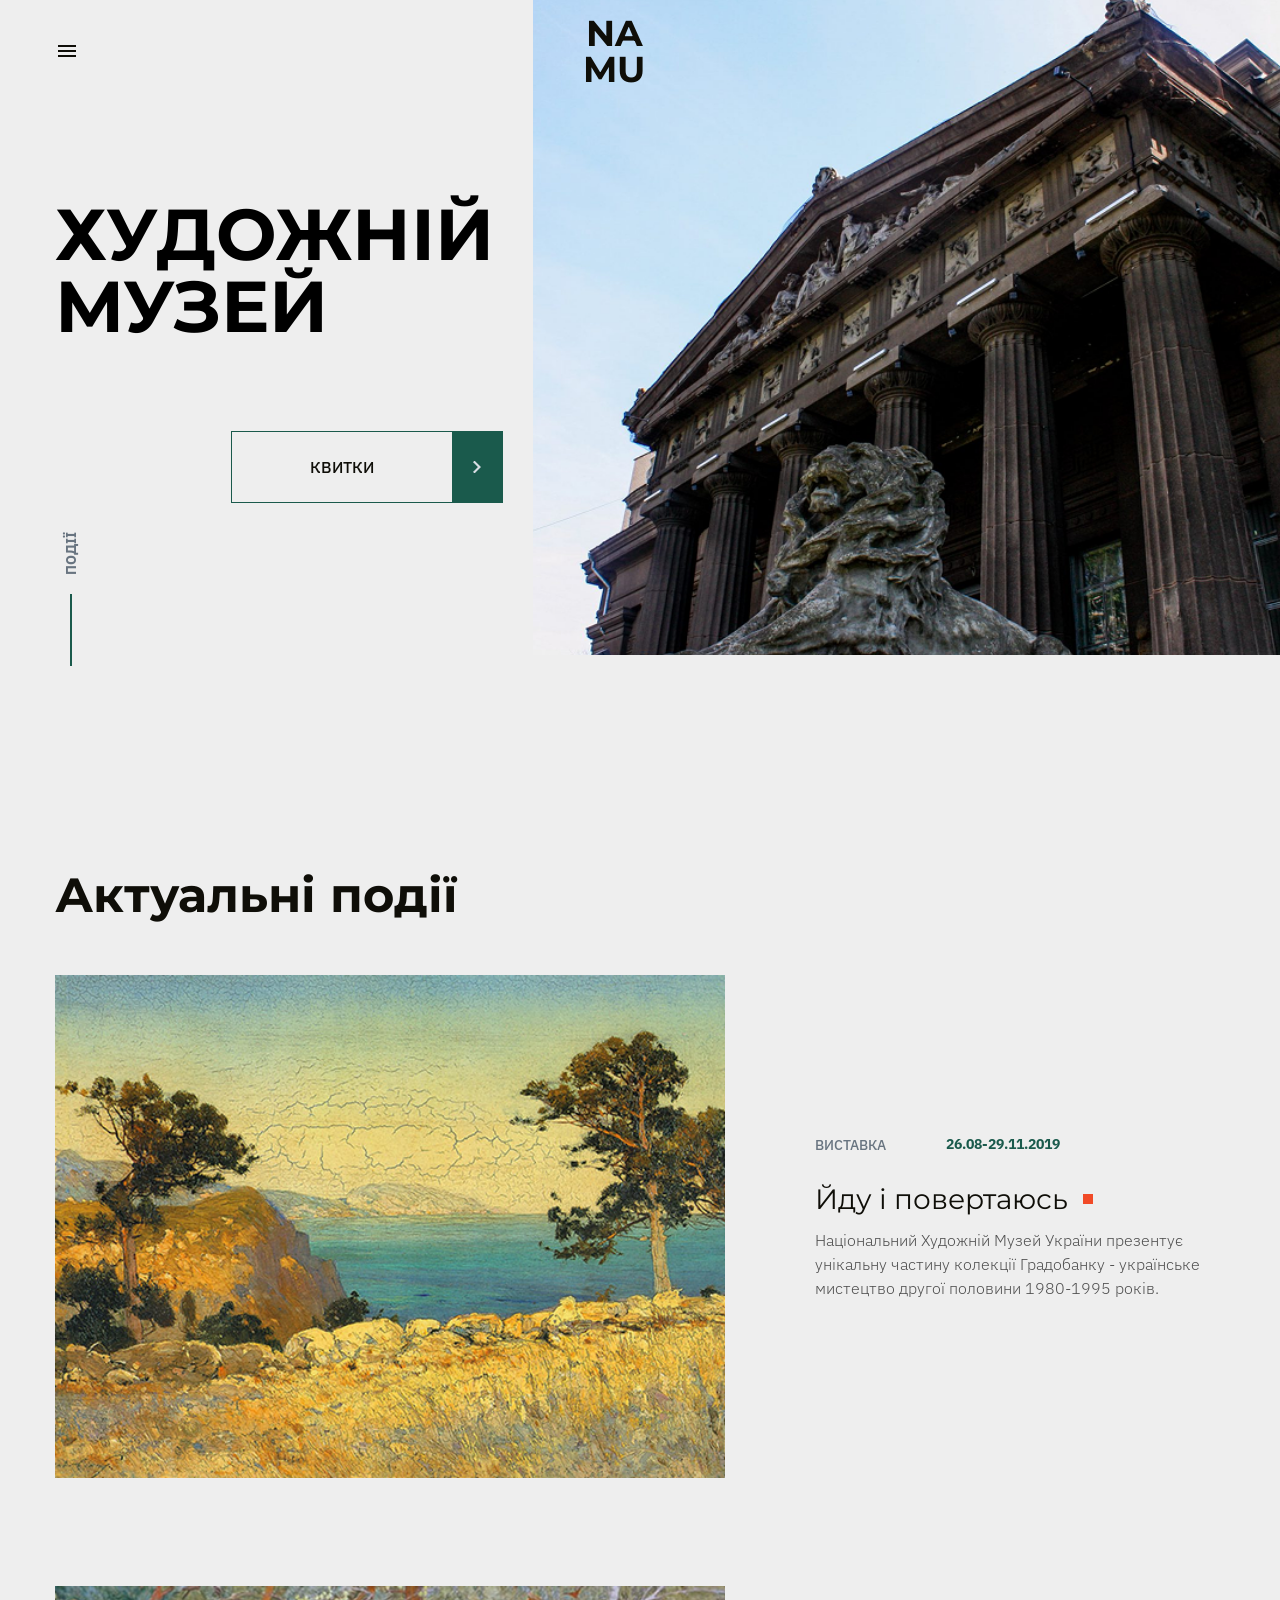
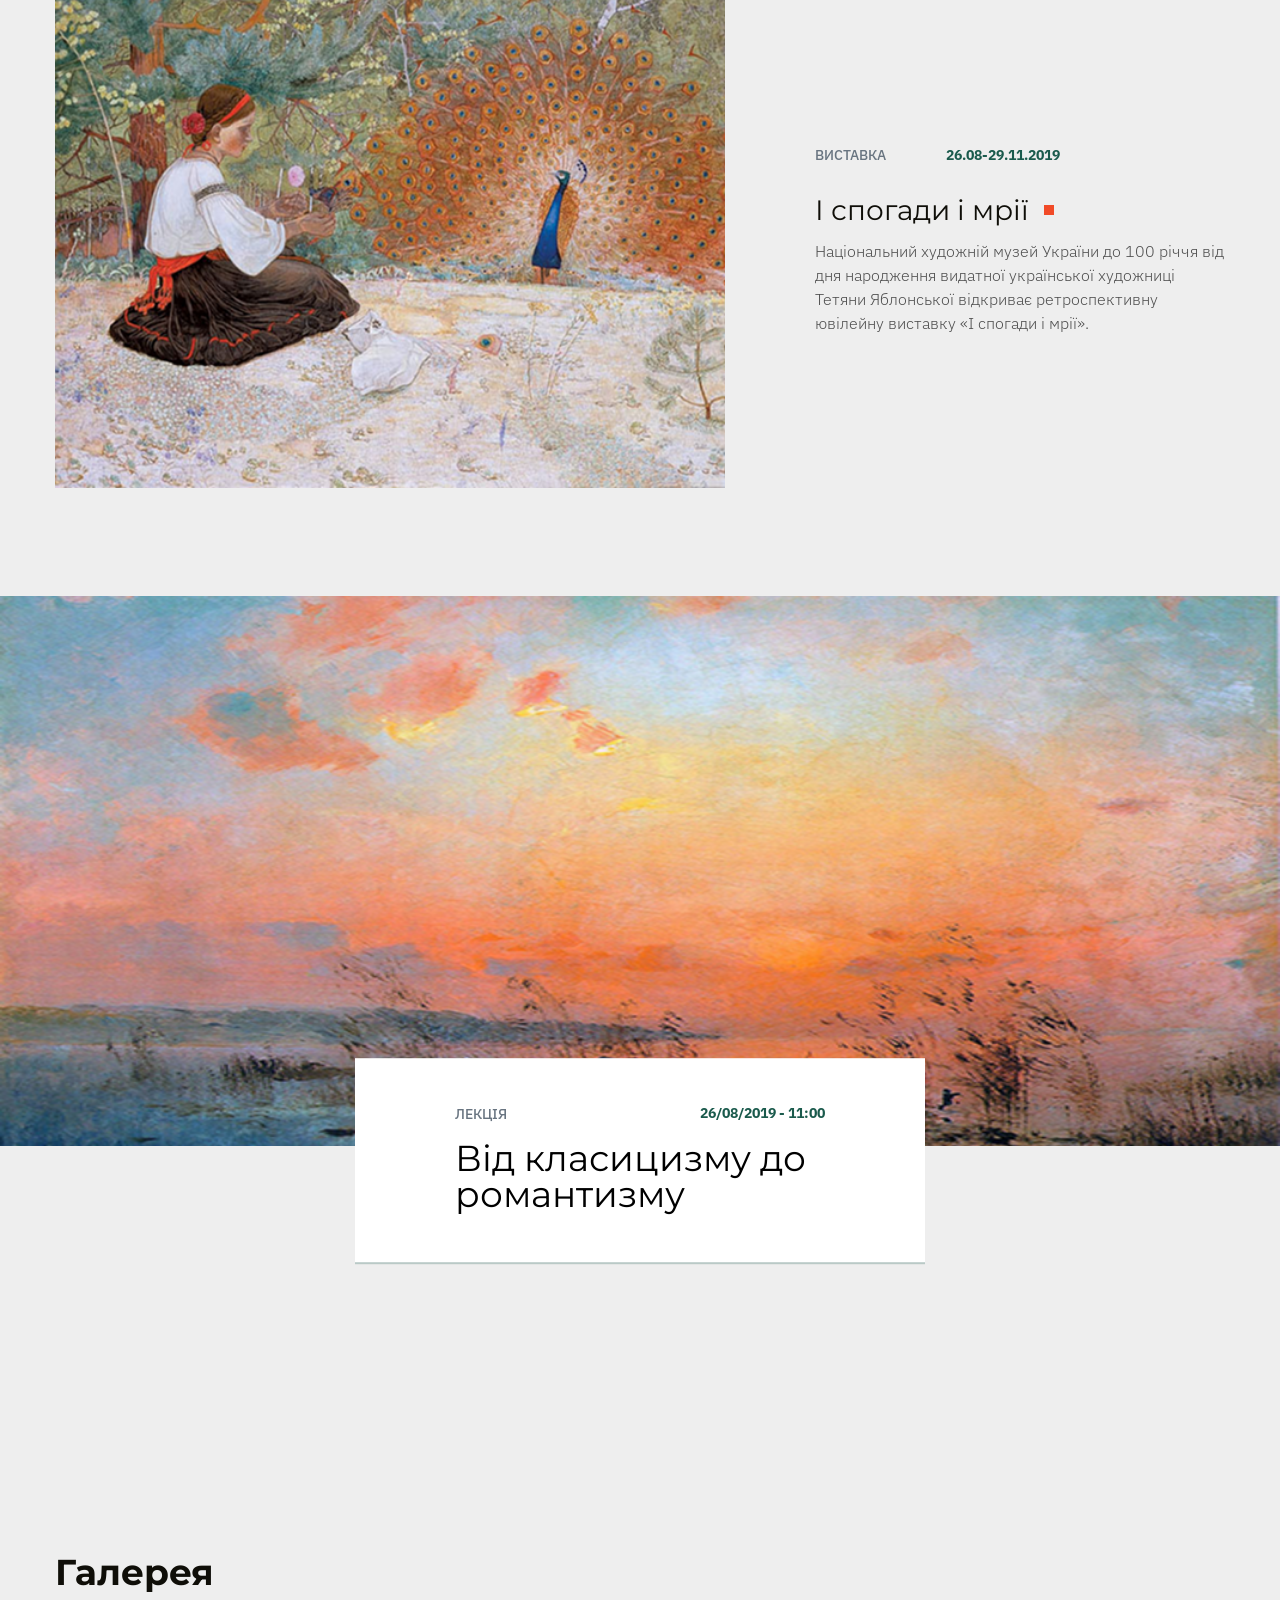
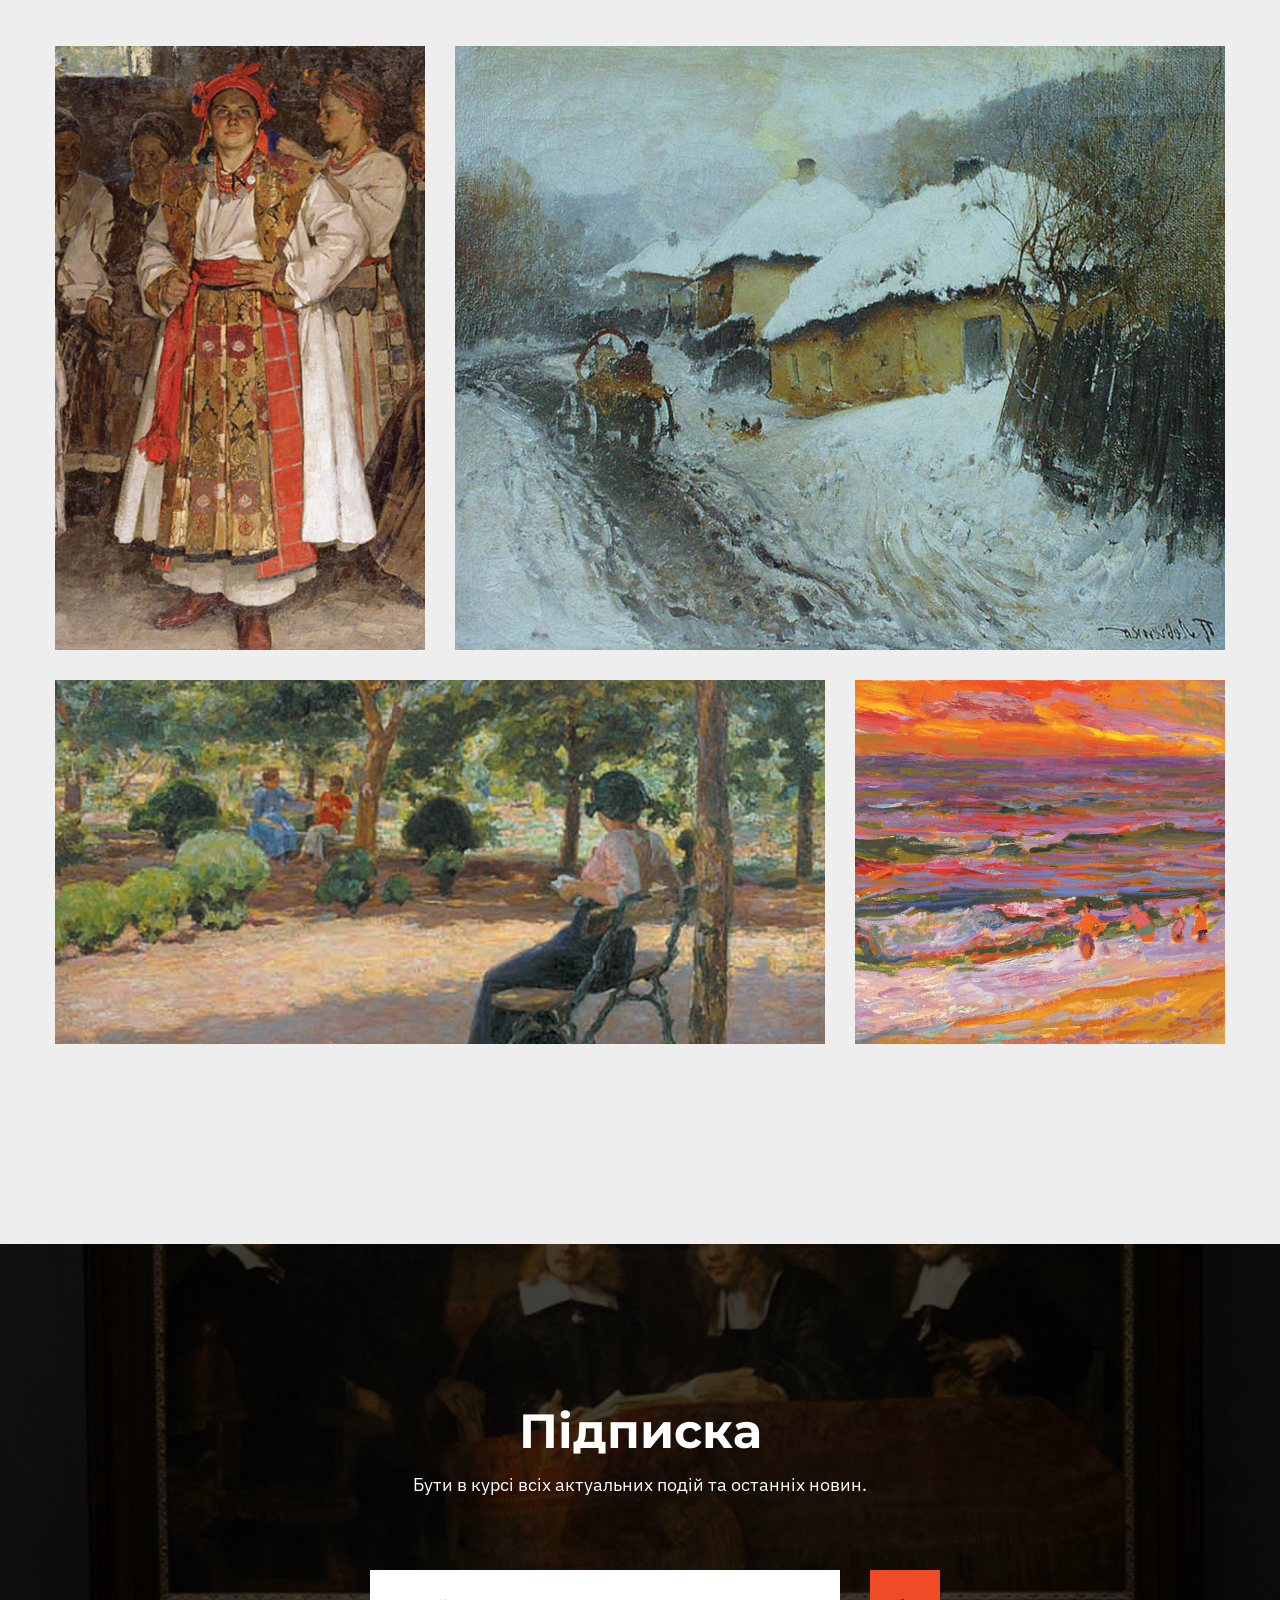
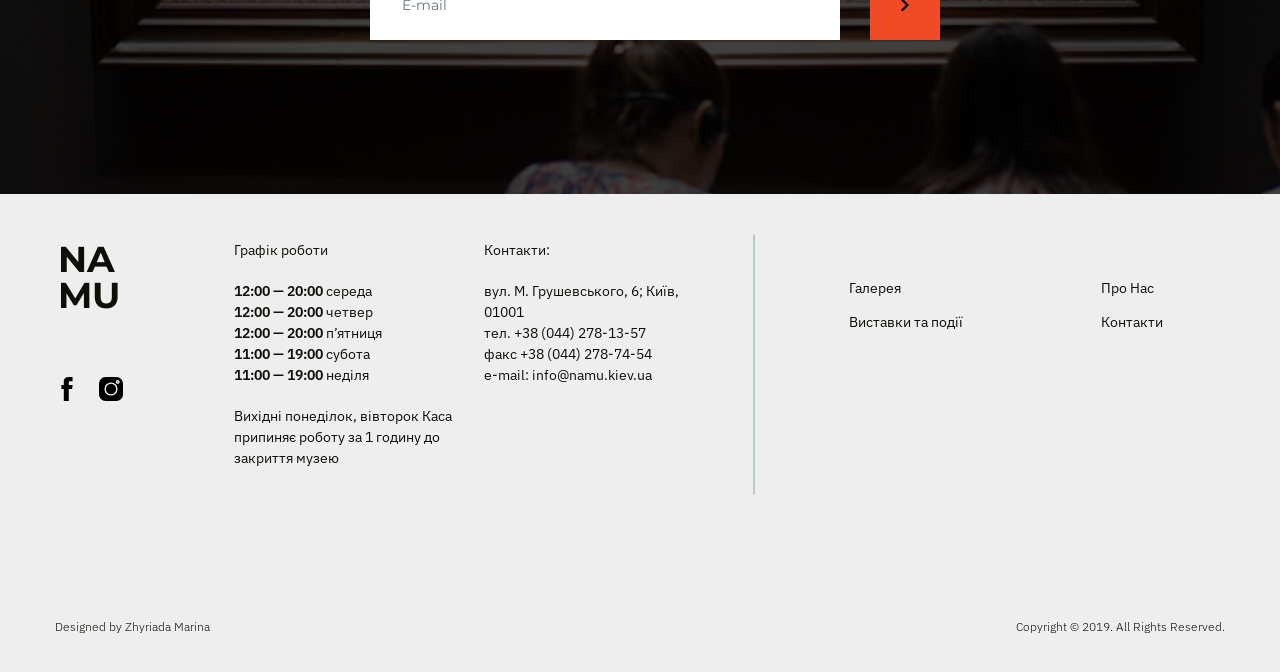
<file: index.html>
<!doctype html><html lang="en" class="page"><head><meta charset="utf-8"><meta name="viewport" content="width=device-width, initial-scale=1.0"><title>НАМУ</title><link rel="stylesheet" href="index.1e219263.css"><link rel="preconnect" href="https://fonts.googleapis.com"><link rel="preconnect" href="https://fonts.gstatic.com"><link href="https://fonts.googleapis.com/css2?family=Montserrat:ital,wght@0,100..900;1,100..900&display=swap" rel="stylesheet"><link rel="icon shortcut" href="NA%20MU.9d2e4f87.png" type="image/x-icon"><link rel="preconnect" href="https://fonts.googleapis.com"><link rel="preconnect" href="https://fonts.gstatic.com"><link href="https://fonts.googleapis.com/css2?family=IBM+Plex+Sans:ital,wght@0,100..700;1,100..700&display=swap" rel="stylesheet"></head><body class="page__body"> <script src="index.cabb280d.js"></script> <header class="header"> <div class="header__top"> <div class="header__icon"> <a href="#menu" class="icon icon--menu"></a> </div> <h1 class="header__title"> NA <br> MU </h1> <div class="header__space"></div> </div> <div class="header__bottom-icon"> <a href="#menu" class="icon icon--menu"></a> </div> <div class="header__bottom"> <h1 class="header__bottom-title">ХУДОЖНІЙ МУЗЕЙ</h1> <div class="header__button"> <div class="header__button-space"></div> <a href="#ticket" class="header__button-link"> КВИТКИ </a> <div class="header__button-icon"> <a href="#ticekt" class="icon icon--arrow"></a> </div> </div> </div> <div class="header__events"> <div class="header__line"></div> <h1 class="header__events-title">ПОДІЇ</h1> </div> </header> <aside class="menu page__menu" id="menu"> <div class="menu__top"> <div class="menu__icon"> <a href="#" class="icon icon--close"></a> </div> <div class="menu__links"> <div class="menu__link-wrapper"> <a href="#galery" class="menu__link"> Галерея </a> <a href="#events" class="menu__link"> Виставки та  події </a> </div> <div class="menu__link-wrapper"> <a href="#subscribe" class="menu__link"> Про Нас </a> <a href="#contact" class="menu__link"> Контакти </a> </div> </div> </div> <div class="menu__line"></div> <div class="menu__bottom"> <div class="menu__schedule-time"> <h1 class="menu__schedule-title">Графік роботи</h1> <h2 class="menu__schedule-sub-title-number"> 12:00 — 20:00 <span class="menu__schedule-sub-title-day">середа</span> <br> 12:00 — 20:00 <span class="menu__schedule-sub-title-day">четвер</span> <br> 12:00 — 20:00 <span class="menu__schedule-sub-title-day">п’ятниця</span> <br> 11:00 — 19:00 <span class="menu__schedule-sub-title-day">субота</span> <br> 11:00 — 19:00 <span class="menu__schedule-sub-title-day">неділя</span> </h2> </div> <div class="menu__schedule-info"> <h2 class="menu__schedule-headline"> Вихідні: <span class="menu__schedule-headline-two"> понеділок, вівторок Каса припиняє роботу за 1 годину до закриття музею </span> </h2> </div> </div> </aside> <main class="main"> <section class="events" id="events"> <h1 class="events__title">Актуальні події</h1> <div class="events__exhibitions"> <div class="events__exhibition"> <div class="events__exhibition-image-wrapper"> <img src="exhibition-image-one.bd52a0c0.png" alt="exhibition-image-one" class="events__exhibition-image"> </div> <div class="events__exhibition-content"> <div class="events__exhibition-top"> <p class="events__exhibition-name">ВИСТАВКА</p> <p class="events__exhibition-date">26.08-29.11.2019</p> </div> <div class="events__exhibition-text-block"> <h1 class="events__exhibition-title">Йду і повертаюсь</h1> <div class="events__exhibition-square"></div> </div> <div class="events__exhibition-sub-title-wrapper"> <h2 class="events__exhibition-sub-title"> Національний Художній Музей України презентує унікальну частину колекції Градобанку - українське мистецтво другої половини 1980-1995 років. </h2> </div> </div> </div> <div class="events__exhibition events__exhibition--two"> <div class="events__exhibition-image-wrapper events__exhibition-image-wrapper--"> <img src="exhibition-image-two.9e961925.png" alt="exhibition-image-one" class="events__exhibition-image"> </div> <div class="events__exhibition-content"> <div class="events__exhibition-top"> <p class="events__exhibition-name">ВИСТАВКА</p> <p class="events__exhibition-date">26.08-29.11.2019</p> </div> <div class="events__exhibition-text-block"> <h1 class="events__exhibition-title">І спогади і мрії</h1> <div class="events__exhibition-square"></div> </div> <div class="events__exhibition-sub-title-wrapper"> <h2 class="events__exhibition-sub-title"> Національний художній музей України до 100 річчя від дня народження видатної української художниці Тетяни Яблонської відкриває ретроспективну ювілейну виставку «І спогади і мрії». </h2> </div> </div> </div> </div> <div class="events__lection"> <img src="lection-image.a6cb2a15.png" alt="lection-image" class="events__lection-image"> <div class="events__lection-text-block"> <div class="events__lection-top"> <p class="events__lection-name">ЛЕКЦІЯ</p> <p class="events__lection-date">26/08/2019 - 11:00</p> </div> <h1 class="events__lection-title">Від класицизму до романтизму</h1> </div> </div> </section> <section class="galery" id="galery"> <h1 class="galery__title">Галерея</h1> <div class="galery__images"> <div class="galery__image-wrapper"> <img src="galery-image-one.325ea669.png" alt="galery-image-one" class="galery__image-one"> </div> <div class="galery__image-wrapper-two"> <img src="duck.c35f5c25.png" alt="galery-image-one" class="galery__image-two"> </div> <div class="galery__image-wrapper-three"> <img src="galeru-house.26fc3b3d.png" alt="galery-image-one" class="galery__image-three"> </div> <div class="galery__image-wrapper-four"> <img src="galery-four.02d04b28.png" alt="galery-image-one" class="galery__image-four"> </div> <div class="galery__image-wrapper-five"> <img src="galery-five.2ab58aaf.png" alt="galery-image-one" class="galery__image-five"> </div> </div> <div class="galery__eclipses"> <button class="galery__eclipse"></button> <button class="galery__eclipse"></button> <button class="galery__eclipse"></button> <button class="galery__eclipse"></button> </div> </section> <section class="subscribe" id="subscribe"> <div class="subscribe__text-block"> <a href="#" class="subscribe__title"> Підписка </a> <h2 class="subscribe__sub-title"> Бути в курсі всіх актуальних подій та останніх новин. </h2> </div> <form class="subscribe__form" onsubmit="this.reset(); return false;"> <div class="subscribe__button"> <input class="subscribe__input" type="email" name="email" id="email" required placeholder="E-mail"> </div> <button class="subscribe__button-icon"> <div class="icon icon--arrow-black"></div> </button> </form> </section> </main> <footer class="footer"> <div class="footer__top"> <h1 class="footer__title"> NA <br> MU </h1> <div class="footer__space"></div> <div class="footer__icons"> <a href="https://www.facebook.com/" class="icon icon--facebook" target="_blank"></a> <a href="https://www.instagram.com/" class="icon icon--instagram" target="_blank"></a> </div> </div> <div class="footer__bottom"> <div class="footer__schedule"> <h1 class="footer__schedule-title">Графік роботи</h1> <h2 class="footer__schedule-sub-title-number"> 12:00 — 20:00 <span class="footer__schedule-sub-title-day">середа</span> <br> 12:00 — 20:00 <span class="footer__schedule-sub-title-day">четвер</span> <br> 12:00 — 20:00 <span class="footer__schedule-sub-title-day">п’ятниця</span> <br> 11:00 — 19:00 <span class="footer__schedule-sub-title-day">субота</span> <br> 11:00 — 19:00 <span class="footer__schedule-sub-title-day">неділя</span> </h2> <h3 class="footer__schedule-headline"> Вихідні понеділок, вівторок Каса припиняє роботу за 1 годину до закриття музею </h3> </div> <div class="footer__contact" id="contact"> <h1 class="footer__contact-title">Контакти:</h1> <h2 class="footer__contact-sub-title"> <a href="https://www.google.com/maps/search/?api=1&query=вул.+М.+Грушевського,+6;+Київ,+01001" target="_blank" class="footer__contact-link"> вул. М. Грушевського, 6; Київ, 01001 </a> <br> <a href="tel:+380442781357" class="footer__contact-link"> тел. +38 (044) 278-13-57 </a> <br> <a href="tel:+380442787454" class="footer__contact-link"> факс +38 (044) 278-74-54 </a> <br> <a href="malito:info@namu.kiev.ua" class="footer__contact-link"> e-mail: info@namu.kiev.ua </a> </h2> </div> </div> <div class="footer__button"> <a href="#top" class="icon icon--arrow-up"></a> </div> <div class="footer__line"></div> <div class="footer__links"> <div class="footer__link-wrapper"> <a href="#galery" class="footer__link"> Галерея </a> <a href="#events" class="footer__link"> Виставки та події </a> </div> <div class="footer__link-wrapper"> <a href="#galery" class="footer__link"> Про Нас </a> <a href="#subscribe" class="footer__link"> Контакти </a> </div> </div> <div class="footer__description"> <h1 class="footer__headeline">Designed by Zhyriada Marina</h1> <h2 class="footer__headeline footer__headeline--two"> Copyright © 2019. All Rights Reserved. </h2> </div> </footer> </body></html>
</file>
<file: index.1e219263.css>
h1{font-family:Roboto,sans-serif;font-weight:400}@font-face{font-family:Roboto,Arial,Helvetica,sans-serif;src:url(Roboto-Regular-webfont.55e67705.woff)format("woff");font-weight:400;font-style:normal}@media (min-width:640px){.header{grid-template-columns:repeat(6,1fr);display:grid}}@media (min-width:1280px){.header{grid-template-columns:repeat(12,1fr)}}.header__top{box-sizing:border-box;background-image:url(muzei-background.3a14daf4.png);background-position:50%;background-size:cover;-ms-flex-pack:justify;justify-content:space-between;height:300px;display:-ms-flexbox;display:flex;position:relative}@media (min-width:640px){.header__top{grid-column:4/-1;height:374px}}@media (min-width:1280px){.header__top{grid-column:6/-1;height:655px}}.header__bottom-icon{display:none}@media (min-width:640px){.header__bottom-icon{display:-ms-flexbox;display:flex;position:absolute;top:39px;left:34px}}@media (min-width:640px) and (min-width:1280px){.header__bottom-icon{left:55px}}.header__title{color:#0f0e08;letter-spacing:0%;text-align:center;margin:0;padding-top:9px;font-family:Montserrat,sans-serif;font-size:30px;font-weight:700;line-height:100%}@media (min-width:640px){.header__title{padding-top:15px;padding-left:60px;font-size:36px}}@media (min-width:1280px){.header__title{padding-left:50px}}.header__icon{padding-top:27px;padding-left:20px}@media (min-width:640px){.header__icon{display:none}}.header__space{padding-right:44px}@media (min-width:640px){.header__space{display:none}}.header__bottom{-ms-flex-direction:column;flex-direction:column;-ms-flex-pack:center;justify-content:center;-ms-flex-align:center;align-items:center;margin-top:20px;padding-left:20px;padding-right:20px;display:-ms-flexbox;display:flex}@media (min-width:640px){.header__bottom{grid-area:1/span 3;align-items:normal;margin-top:39px;padding-left:34px;padding-right:20px}}@media (min-width:1280px){.header__bottom{grid-column:span 5;margin-top:45px;padding-left:55px;padding-right:30px}}.header__bottom-title{color:#000;letter-spacing:0%;text-align:center;margin:0;font-family:Montserrat,sans-serif;font-size:45px;font-weight:700;line-height:100%}@media (min-width:640px){.header__bottom-title{text-align:left;font-size:54px}}@media (min-width:1280px){.header__bottom-title{font-size:72px}}.header__button{border:1px solid #1a5a4c;-ms-flex-pack:justify;justify-content:space-between;-ms-flex-align:center;align-items:center;width:280px;height:50px;margin-top:20px;transition:all .3s;display:-ms-flexbox;display:flex}@media (min-width:640px){.header__button{width:270px;height:70px;margin-top:38px}}@media (min-width:1280px){.header__button{margin-top:89px;margin-left:auto}}.header__button:hover{background-color:#fff5ee;transform:scale(1.1)}.header__button-link{color:#0f0e08;letter-spacing:0%;font-family:IBM Plex Sans,sans-serif;font-size:16px;font-weight:500;line-height:100%;text-decoration:none;transition:all .3s}.header__button-link:hover{transform:scale(1.1)}.header__events{display:none}@media (min-width:1280px){.header__events{-ms-flex-direction:column-reverse;flex-direction:column-reverse;-ms-flex-align:end;align-items:flex-end;display:-ms-flexbox;display:flex;position:relative;top:-40px}}.header__events-title{letter-spacing:0%;color:#687480;transform-origin:0 0;margin:0;padding:0;font-family:IBM Plex Sans,sans-serif;font-size:14px;font-weight:700;line-height:100%;position:relative;top:-40px;transform:rotate(-90deg)}.header__line{background-color:#1a5a4c;border:1px solid #1a5a4c;width:70px;margin-left:10px;transform:rotate(-90deg)}.header__button-icon{background-color:#1a5a4c;-ms-flex-pack:center;justify-content:center;-ms-flex-align:center;align-items:center;width:50px;height:100%;display:-ms-flexbox;display:flex}.page{scroll-behavior:smooth}.page__body{margin:0}.page__menu{opacity:0;pointer-events:none;transition:all .3s;position:fixed;top:0;left:0;right:0;transform:translate(-100%)}.page__menu:target{opacity:1;pointer-events:all;transform:translate(0)}.page__body:has(#menu:target){overflow:hidden}.icon{background-position:50%;background-size:cover;width:24px;height:24px;display:inline-block}.icon--menu{cursor:pointer;background-image:url(icon-menu.89cbb85a.png);background-position:50%;background-repeat:no-repeat}.icon--arrow{background-image:url(icon-arrow.69a8c4f6.png);width:8px;height:12px;transition:all .3s}.icon--arrow:hover{transform:scale(1.3)}.icon--arrow-black{background-image:url(arrow-black.0e4c5e8b.png);width:8px;height:12px}.icon--close{background-image:url(icon-close.259318ba.png);width:13px;height:13px}.icon--facebook{background-image:url(facebook.9e8c3530.svg);width:24px;height:24px;transition:all .3s}.icon--facebook:hover{transform:scale(1.2)}.icon--instagram{background-image:url(instagram.c164a601.svg);width:24px;height:24px;transition:all .3s}.icon--instagram:hover{transform:scale(1.2)}.icon--arrow-up{background-image:url(carbon_arrow-up.26b1a45a.svg);width:16px;height:16px;transition:all .3s}.icon--arrow-up:hover{transform:scale(1.2)}.menu{box-sizing:border-box;background-color:#1a5a4c;height:399px}@media (min-width:640px){.menu{grid-template-columns:repeat(6,1fr);height:225px;display:grid}}@media (min-width:1280px){.menu{grid-template-columns:repeat(12,1fr);height:233px;display:grid}}.menu__icon{padding-top:33px;padding-left:26px}@media (min-width:640px){.menu__icon{padding-top:45px;padding-left:40px}}@media (min-width:1280px){.menu__icon{padding-top:46px;padding-left:61px}}.menu__top{display:-ms-flexbox;display:flex}@media (min-width:640px){.menu__top{grid-column:span 2}}@media (min-width:1280px){.menu__top{grid-column:2/4}}.menu__link{color:#fff;letter-spacing:0%;font-family:IBM Plex Sans,sans-serif;font-size:16px;font-weight:500;line-height:100%;text-decoration:none;transition:all .3s}.menu__link:hover{transform:scale(1.2)}.menu__links{grid-template-columns:repeat(2,1fr);gap:28px;margin-left:33px;padding-top:27px;display:grid}@media (min-width:640px){.menu__links{gap:20px;margin-left:44px;padding-top:39px}}@media (min-width:1280px){.menu__links{gap:31px;margin-left:108px;padding-top:40px}}.menu__link-wrapper{-ms-flex-direction:column;flex-direction:column;gap:24px;display:-ms-flexbox;display:flex}@media (min-width:1280px){.menu__link-wrapper{gap:30px}}.menu__line{box-sizing:border-box;opacity:.5;background-color:#fff;width:280px;height:1px;margin-top:24px;margin-left:20px;margin-right:20px;position:relative}@media (min-width:640px){.menu__line{opacity:.5;background-color:#fff;width:1px;height:145px;margin-top:40px;position:relative;left:280%}}@media (min-width:1280px){.menu__line{right:50%}}.menu__bottom{margin-top:24px;padding-bottom:27px;padding-left:20px;padding-right:35px}@media (min-width:640px){.menu__bottom{grid-area:1/4/auto/-1;grid-template-columns:1.5fr 1px 1.5fr;margin-top:40px;padding-left:10px;padding-right:20px;display:grid}}@media (min-width:1280px){.menu__bottom{grid-column:8/-1;padding-left:20px;padding-right:155px}}@media (min-width:640px){.menu__schedule-times{grid-area:1/1/auto/2}}.menu__schedule-info{padding-top:16px}@media (min-width:640px){.menu__schedule-info{grid-area:1/3/auto/4;padding-top:40px;padding-left:38px}}.menu__schedule-title{color:#fff;letter-spacing:0%;margin:0;font-family:IBM Plex Sans,sans-serif;font-size:14px;font-weight:400;line-height:141%}.menu__schedule-sub-title-number{color:#fff;letter-spacing:0%;margin:0;padding-top:20px;font-family:IBM Plex Sans,sans-serif;font-size:14px;font-weight:600;line-height:150%}.menu__schedule-sub-title-day{color:#fff;letter-spacing:0%;font-family:IBM Plex Sans,sans-serif;font-size:14px;font-weight:400;line-height:150%}.menu__schedule-headline{color:#fff;letter-spacing:0%;margin:0;font-family:IBM Plex Sans,sans-serif;font-size:14px;font-weight:600;line-height:150%}.menu__schedule-headline-two{color:#fff;letter-spacing:0%;font-family:IBM Plex Sans,sans-serif;font-size:14px;font-weight:400;line-height:150%}.events{margin-top:70px}@media (min-width:640px){.events{margin-top:88px}}@media (min-width:1280px){.events{margin-top:200px}}.events__exhibitions{margin-top:40px;padding-left:20px;padding-right:20px}@media (min-width:640px){.events__exhibitions{margin-top:48px;padding-left:34px;padding-right:34px}}@media (min-width:1280px){.events__exhibitions{margin-top:56px;padding-left:55px;padding-right:55px}.events__exhibition{grid-column:1/-1;grid-template-columns:repeat(12,1fr);gap:30px;margin:0;display:grid}}.events__exhibition--two{margin-top:60px}@media (min-width:640px){.events__exhibition--two{margin-top:64px}}@media (min-width:1280px){.events__exhibition--two{margin-top:104px}.events__exhibition-image-wrapper{grid-column:1/8}.events__exhibition-content{grid-column:8/-1;margin-top:159px;padding-left:60px}}.events__title{color:#0f0e08;letter-spacing:0%;text-align:center;margin:0;padding-left:20px;padding-right:20px;font-family:Montserrat,sans-serif;font-size:36px;font-weight:700;line-height:100%}@media (min-width:640px){.events__title{text-align:left;padding-left:34px;padding-right:34px;font-size:48px}}@media (min-width:1280px){.events__title{padding-left:55px;padding-right:55px}}.events__exhibition-image{cursor:pointer;width:100%;height:auto;transition:all .3s}.events__exhibition-image:hover{transform:scale(1.03)}.events__exhibition-top{-ms-flex-align:center;align-items:center;gap:60px;margin-top:20px;display:-ms-flexbox;display:flex}@media (min-width:640px){.events__exhibition-top{margin-top:40px}}@media (min-width:1280px){.events__exhibition-top{margin:0}}.events__exhibition-name{letter-spacing:0%;color:#687480;margin:0;font-family:IBM Plex Sans,sans-serif;font-size:16px;font-weight:500;line-height:100%}@media (min-width:640px){.events__exhibition-name{font-size:14px}}.events__exhibition-date{color:#1a5a4c;letter-spacing:0%;margin:0;font-family:IBM Plex Sans,sans-serif;font-size:16px;font-weight:700;line-height:150%}@media (min-width:640px){.events__exhibition-date{font-size:14px}}.events__exhibition-text-block{-ms-flex-align:center;align-items:center;gap:15px;margin-top:15px;display:-ms-flexbox;display:flex}@media (min-width:640px){.events__exhibition-text-block{margin-top:30px}}.events__exhibition-title{color:#0f0e08;letter-spacing:0%;margin:0;font-family:Montserrat,sans-serif;font-size:28px;font-weight:400;line-height:100%}.events__exhibition-square{background-color:#f14a27;width:10px;height:10px}.events__exhibition-sub-title{letter-spacing:0%;color:#4e4e4e;margin:10px 0 0;font-family:IBM Plex Sans,sans-serif;font-size:16px;font-weight:300;line-height:150%}@media (min-width:640px){.events__exhibition-sub-title{text-align:left;margin-top:15px;padding-right:240px}}@media (min-width:1280px){.events__exhibition-sub-title{padding-right:0}}.events__lection{margin-top:60px;padding:0}@media (min-width:640px){.events__lection{margin-top:112px;padding-left:34px;padding-right:34px}}@media (min-width:1280px){.events__lection{margin-top:104px;padding:0}}.events__lection-image{width:100%;height:auto;position:relative}@media (min-width:1280px){.events__lection-image{max-height:550px}}.events__lection-text-block{background-color:#fff;margin-left:20px;margin-right:20px;transform:translateY(-45%);box-shadow:0 2px rgba(26,90,76,.25)}@media (min-width:640px){.events__lection-text-block{margin-left:65px;margin-right:65px}}@media (min-width:1280px){.events__lection-text-block{margin-left:355px;margin-right:355px}}.events__lection-top{-ms-flex-align:center;align-items:center;gap:25px;padding-left:21px;display:-ms-flexbox;display:flex}@media (min-width:640px){.events__lection-top{-ms-flex-pack:justify;justify-content:space-between;padding-left:55px;padding-right:55px}}@media (min-width:1280px){.events__lection-top{padding-left:100px;padding-right:100px}}.events__lection-name{color:#687480;letter-spacing:0%;margin:0;padding-top:24px;font-family:IBM Plex Sans,sans-serif;font-size:16px;font-weight:500;line-height:100%}@media (min-width:640px){.events__lection-name{padding-top:45px;font-size:14px}}.events__lection-date{color:#1a5a4c;letter-spacing:0%;margin:0;padding-top:20px;font-family:IBM Plex Sans,sans-serif;font-size:16px;font-weight:700;line-height:150%}@media (min-width:640px){.events__lection-date{padding-top:45px;font-size:14px}}.events__lection-title{letter-spacing:0%;text-align:center;margin:0;padding-top:20px;padding-bottom:20px;font-family:Montserrat,sans-serif;font-size:28px;font-weight:400;line-height:100%}@media (min-width:640px){.events__lection-title{text-align:left;padding:16px 55px 50px;font-size:36px}}@media (min-width:1280px){.events__lection-title{text-align:left;font-size:36px}}@media (min-width:1280px) and (min-width:1280px){.events__lection-title{padding:16px 100px 50px}}.galery{margin-top:100px;padding-left:20px;padding-right:20px}@media (min-width:640px){.galery{margin-top:88px;padding-left:34px;padding-right:34px}}@media (min-width:1280px){.galery{margin-top:200px;padding-left:55px;padding-right:55px}}@media (min-width:640px){.galery__images{grid-template-columns:1fr 1fr;gap:30px;display:grid}}@media (min-width:1280px){.galery__images{grid-template-columns:repeat(12,1fr);gap:30px;display:grid}}.galery__title{color:#0f0e08;letter-spacing:0%;text-align:center;margin:0;font-family:Montserrat,sans-serif;font-size:36px;font-weight:700;line-height:100%}@media (min-width:640px){.galery__title{text-align:left}}.galery__image-wrapper{margin-top:40px}@media (min-width:640px){.galery__image-wrapper{margin-top:48px}}@media (min-width:1280px){.galery__image-wrapper{grid-column:span 4;width:100%;margin-top:56px}}.galery__image-one{object-fit:cover;cursor:pointer;cursor:pointer;width:100%;height:auto;transition:all .3s}@media (min-width:640px){.galery__image-one{object-fit:cover;height:100%}}@media (min-width:1280px){.galery__image-one{object-fit:cover;width:100%;height:100%}}.galery__image-one:hover{transform:scale(1.03)}.galery__image-two{cursor:pointer;transition:all .3s}@media (min-width:640px){.galery__image-two{object-fit:cover;width:100%;height:100%}}.galery__image-two:hover{transform:scale(1.03)}.galery__image-three{cursor:pointer;transition:all .3s}@media (min-width:1280px){.galery__image-three{object-fit:cover;width:100%;height:100%}}.galery__image-three:hover{transform:scale(1.03)}.galery__image-four{cursor:pointer;transition:all .3s}@media (min-width:1280px){.galery__image-four{object-fit:cover;width:100%;height:100%}}.galery__image-four:hover{transform:scale(1.03)}.galery__image-five{cursor:pointer;transition:all .3s}@media (min-width:1280px){.galery__image-five{object-fit:cover;width:100%;height:100%}}.galery__image-five:hover{transform:scale(1.03)}.galery__eclipses{-ms-flex-pack:center;justify-content:center;-ms-flex-align:center;align-items:center;gap:22px;margin-top:20px;display:-ms-flexbox;display:flex}@media (min-width:640px){.galery__eclipses{margin-top:32px}}@media (min-width:1280px){.galery__eclipses{display:none}}.galery__eclipse{color:#e0e0e0;background-color:#e0e0e0;border:none;border-radius:50%;width:9px;height:9px;padding:0}.galery__eclipse:active{color:#1a5a4c;background-color:#1a5a4c}.galery__image-wrapper-two{display:none}@media (min-width:640px){.galery__image-wrapper-two{margin-top:48px;display:block}}@media (min-width:1280px){.galery__image-wrapper-two{display:none}}.galery__image-wrapper-three{display:none}@media (min-width:1280px){.galery__image-wrapper-three{grid-column:5/-1;margin-top:56px;display:block}}.galery__image-wrapper-four{display:none}@media (min-width:1280px){.galery__image-wrapper-four{grid-column:1/9;display:block}}.galery__image-wrapper-five{display:none}@media (min-width:1280px){.galery__image-wrapper-five{grid-column:9/-1;display:block}}.subscribe{box-sizing:border-box;background-image:url(subscribe.5fa17828.png);background-position:50%;background-size:cover;width:100%;height:386px;margin-top:100px;padding-left:20px;padding-right:20px}@media (min-width:640px){.subscribe{height:380px;margin-top:92px;padding-left:154px;padding-right:154px}}@media (min-width:1280px){.subscribe{height:550px;margin-top:200px;padding-left:355px;padding-right:355px}}.subscribe__text-block{-ms-flex-direction:column;flex-direction:column;padding-top:88px;display:-ms-flexbox;display:flex}@media (min-width:640px){.subscribe__text-block{padding-top:82px}}@media (min-width:1280px){.subscribe__text-block{padding-top:163px}}.subscribe__title{color:#fff;letter-spacing:0%;text-align:center;margin:0;font-family:Montserrat,sans-serif;font-size:36px;font-weight:700;line-height:100%;text-decoration:none}@media (min-width:640px){.subscribe__title{font-size:48px}}.subscribe__sub-title{color:#fff;letter-spacing:0%;text-align:center;margin:0;padding-top:20px;font-family:IBM Plex Sans,sans-serif;font-size:18px;font-weight:400;line-height:150%}@media (min-width:640px){.subscribe__sub-title{padding-top:16px}}.subscribe__button{background-color:#fff;border:0 solid #fff;-ms-flex-pack:justify;justify-content:space-between;-ms-flex-align:center;align-items:center;width:280px;height:50px;margin-top:50px;display:-ms-flexbox;display:flex}@media (min-width:640px){.subscribe__button{-ms-flex-pack:justify;justify-content:space-between;width:374px;height:70px;margin-top:64px}}@media (min-width:1280px){.subscribe__button{width:470px;margin-top:72px}}.subscribe__form{-ms-flex-pack:center;justify-content:center;-ms-flex-align:center;align-items:center;display:-ms-flexbox;display:flex}.subscribe__input{color:#4e4e4e;border:none;outline:none;justify-content:left;width:100%;padding-left:24px}.subscribe__input::placeholder{color:#687480;letter-spacing:0%;font-family:Montserrat,sans-serif;font-size:14px;font-weight:400;line-height:100%}.subscribe__input::placeholder{color:#687480;letter-spacing:0%;font-family:Montserrat,sans-serif;font-size:14px;font-weight:400;line-height:100%}.subscribe__input:-webkit-autofill{-webkit-text-fill-color:#4e4e4e!important;box-shadow:inset 0 0 0 1000px #fff!important}.subscribe__input:-webkit-autofill:hover{-webkit-text-fill-color:#4e4e4e!important;box-shadow:inset 0 0 0 1000px #fff!important}.subscribe__input:-webkit-autofill:focus{-webkit-text-fill-color:#4e4e4e!important;box-shadow:inset 0 0 0 1000px #fff!important}.subscribe__input:-webkit-autofill:active{-webkit-text-fill-color:#4e4e4e!important;box-shadow:inset 0 0 0 1000px #fff!important}@media (min-width:640px){.subscribe__input{padding-left:24px}}@media (min-width:1280px){.subscribe__input{padding-left:32px}}.subscribe__button-icon{background-color:#f14a27;border:none;outline:none;-ms-flex-pack:center;justify-content:center;-ms-flex-align:center;align-items:center;width:50px;height:50px;margin-top:50px;transition:all .3s;display:-ms-flexbox;display:flex}.subscribe__button-icon:hover{transform:scale(1.1)}@media (min-width:640px){.subscribe__button-icon{width:70px;height:70px;margin-top:64px;position:relative;left:16px}}@media (min-width:1280px){.subscribe__button-icon{margin-top:72px;position:relative;left:30px}}.footer{margin-top:50px;padding-left:20px;padding-right:20px}@media (min-width:640px){.footer{grid-template-columns:repeat(6,1fr);gap:30px;margin-top:51px;padding-left:34px;padding-right:34px;display:grid}}@media (min-width:1280px){.footer{grid-template-columns:repeat(12,1fr);gap:30px;margin-top:47px;padding-left:55px;padding-right:55px;display:grid}}.footer__top{-ms-flex-pack:justify;justify-content:space-between;-ms-flex-align:center;align-items:center;display:-ms-flexbox;display:flex}@media (min-width:640px){.footer__top{-ms-flex-direction:column;flex-direction:column;grid-column:span 1;-ms-flex-pack:start;justify-content:flex-start;gap:32px;display:-ms-flexbox;display:flex}}.footer__title{color:#0f0e08;letter-spacing:0%;margin:0;font-family:Montserrat,sans-serif;font-size:36px;font-weight:700;line-height:100%}.footer__icons{gap:20px;transition:all .3s;display:-ms-flexbox;display:flex}.footer__bottom{grid-template-columns:repeat(2,1fr);gap:20px;margin-top:40px;display:grid}@media (min-width:640px){.footer__bottom{grid-column:2/6;margin-top:0}}@media (min-width:1280px){.footer__bottom{grid-column:3/5;gap:30px}}.footer__schedule{min-width:130px}@media (min-width:640px){.footer__schedule{min-width:220px}}.footer__schedule-title{color:#0f0e08;letter-spacing:0%;margin:0;font-family:IBM Plex Sans,sans-serif;font-size:14px;font-weight:400;line-height:141%}.footer__schedule-sub-title-number{color:#0f0e08;letter-spacing:0%;margin:0;padding-top:20px;font-family:IBM Plex Sans,sans-serif;font-size:14px;font-weight:600;line-height:150%}.footer__schedule-sub-title-day{color:#0f0e08;letter-spacing:0%;font-family:IBM Plex Sans,sans-serif;font-size:14px;font-weight:400;line-height:150%}.footer__schedule-headline{color:#0f0e08;letter-spacing:0%;margin:0;padding-top:20px;font-family:IBM Plex Sans,sans-serif;font-size:14px;font-weight:400;line-height:150%}.footer__contact{min-width:128px}@media (min-width:640px){.footer__contact{min-width:220px}}.footer__contact-sub-title{letter-spacing:0%;color:#0f0e08;margin:0;padding-top:20px;font-family:IBM Plex Sans,sans-serif;font-size:14px;font-weight:400;line-height:150%;text-decoration:none}.footer__contact-link{letter-spacing:0%;color:#0f0e08;padding-top:20px;font-family:IBM Plex Sans,sans-serif;font-size:14px;font-weight:400;line-height:150%;text-decoration:none}.footer__contact-title{letter-spacing:0%;color:#0f0e08;margin:0;font-family:IBM Plex Sans,sans-serif;font-size:14px;font-weight:400;line-height:141%}.footer__button{border:1px solid #1a5a4c;border-radius:50%;-ms-flex-pack:center;justify-content:center;-ms-flex-align:center;align-items:center;width:50px;height:50px;margin-left:auto;transition:all .3s;display:-ms-flexbox;display:flex}@media (min-width:640px){.footer__button{display:none}}.footer__button:hover{transform:scale(1.2)}.footer__line{border:1px solid rgba(26,90,76,.5);min-width:280px;margin-top:20px}@media (min-width:640px){.footer__line{grid-column:1/-1;width:66%;max-width:900px;margin-left:auto;margin-right:auto}}@media (min-width:1280px){.footer__line{transform-origin:50%;border:none;border-top:1px solid rgba(26,90,76,.5);grid-column:7/7;-ms-flex-item-align:center;align-self:center;justify-self:center;min-width:260px;position:relative;left:65px;transform:rotate(90deg)}}.footer__links{grid-template-columns:repeat(2,1fr);gap:20px;margin-top:40px;display:grid}@media (min-width:640px){.footer__links{grid-column:2/4}}@media (min-width:1280px){.footer__links{grid-column:8/-1;gap:32px}}.footer__link{color:#0f0e08;letter-spacing:0%;font-family:IBM Plex Sans,sans-serif;font-size:14px;font-weight:400;line-height:100%;text-decoration:none;transition:all .3s}.footer__link:hover{transform:scale(1.1)}.footer__link-wrapper{-ms-flex-direction:column;flex-direction:column;gap:20px;min-width:130px;display:-ms-flexbox;display:flex}@media (min-width:640px){.footer__link-wrapper{min-width:220px}}.footer__description{padding-top:80px;padding-bottom:56px}@media (min-width:640px){.footer__description{grid-column:1/-1;-ms-flex-pack:justify;justify-content:space-between;-ms-flex-align:center;align-items:center;padding-top:120px;padding-bottom:36px;display:-ms-flexbox;display:flex}}.footer__headeline{letter-spacing:0%;text-align:center;color:#0f0e08;margin:0;font-family:IBM Plex Sans,sans-serif;font-size:12px;font-weight:300;line-height:141%}.footer__headeline--two{padding-top:10px}@media (min-width:640px){.footer__headeline--two{padding-top:0}}body{background:#eee}
/*# sourceMappingURL=index.1e219263.css.map */
</file>
